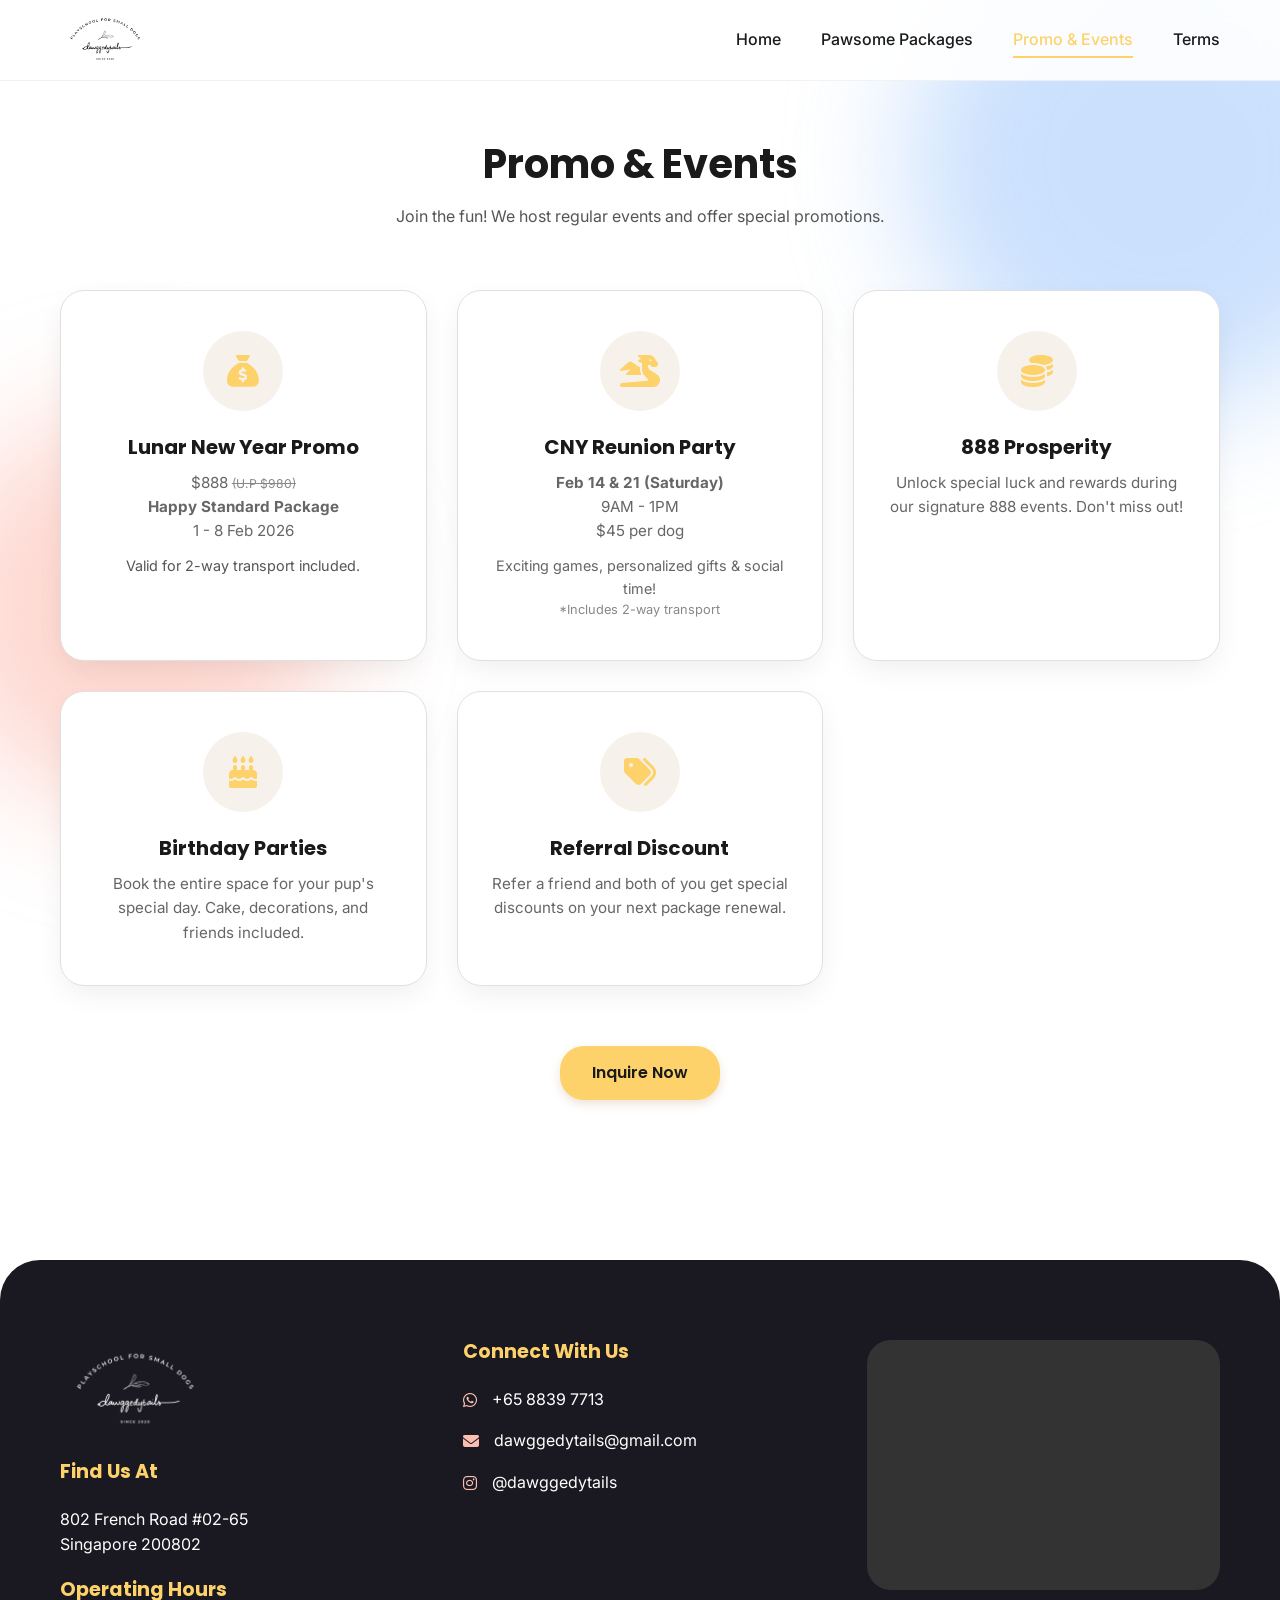
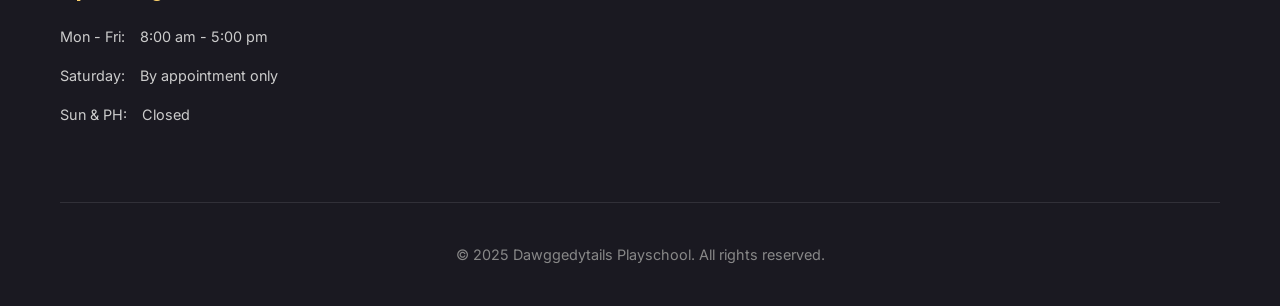
<file: events.html>
<!DOCTYPE html>
<html lang="en">

<head>
    <meta charset="UTF-8">
    <meta name="viewport" content="width=device-width, initial-scale=1.0">
    <title>Promo & Events | Dawggedytails Playschool</title>

    <link rel="preconnect" href="https://fonts.googleapis.com">
    <link rel="preconnect" href="https://fonts.gstatic.com" crossorigin>
    <link
        href="https://fonts.googleapis.com/css2?family=Inter:wght@400;500;600&family=Poppins:wght@500;600;700;800&display=swap"
        rel="stylesheet">

    <link rel="stylesheet" href="https://cdnjs.cloudflare.com/ajax/libs/font-awesome/6.4.0/css/all.min.css">
    <link rel="stylesheet" href="style.css">
</head>

<body>

    <div class="blob blob-1"></div>
    <div class="blob blob-2"></div>

    <header id="header">
        <div class="container nav-container">
            <a href="index.html" class="logo">
                <img src="logo_final.png" alt="Dawggedytails" class="logo-img">
            </a>
            <div class="mobile-toggle" onclick="toggleMenu()">
                <i class="fa-solid fa-bars"></i>
            </div>
            <nav class="nav-links" id="navLinks">
                <a href="index.html">Home</a>
                <a href="packages.html">Pawsome Packages</a>
                <a href="events.html" class="active">Promo & Events</a>
                <a href="terms.html">Terms</a>
            </nav>
        </div>
    </header>

    <section class="events-page" style="padding-top: 140px; min-height: 80vh; padding-bottom: 160px;">
        <div class="container">
            <div class="section-title">
                <h2>Promo & Events</h2>
                <p>Join the fun! We host regular events and offer special promotions.</p>
            </div>

            <div class="usp-grid">
                <!-- Event 1: Lunar New Year Promo -->
                <div class="usp-card">
                    <div class="usp-icon">
                        <i class="fa-solid fa-sack-dollar"></i>
                    </div>
                    <h3>Lunar New Year Promo</h3>
                    <p class="highlight-text">$888 <span
                            style="text-decoration: line-through; font-size: 0.8em; color: #888;">(U.P $980)</span></p>
                    <p><strong>Happy Standard Package</strong></p>
                    <p>1 - 8 Feb 2026</p>
                    <p style="margin-top:10px; font-size:0.9rem; color: #555;">Valid for 2-way transport included.</p>
                </div>

                <!-- Event 2: CNY Reunion Party -->
                <div class="usp-card">
                    <div class="usp-icon">
                        <i class="fa-solid fa-dragon"></i>
                    </div>
                    <h3>CNY Reunion Party</h3>
                    <p><strong>Feb 14 & 21 (Saturday)</strong></p>
                    <p>9AM - 1PM</p>
                    <p class="highlight-text">$45 per dog</p>
                    <p style="margin-top:10px; font-size:0.9rem;">Exciting games, personalized gifts & social time!</p>
                    <p style="font-size:0.8rem; color:#888;">*Includes 2-way transport</p>
                </div>

                <!-- Event 3: 888 Prosperity (Kept as generic/related) -->
                <div class="usp-card">
                    <div class="usp-icon">
                        <i class="fa-solid fa-coins"></i>
                    </div>
                    <h3>888 Prosperity</h3>
                    <p>Unlock special luck and rewards during our signature 888 events. Don't miss out!</p>
                </div>

                <!-- Event 4: Birthday Parties -->
                <div class="usp-card">
                    <div class="usp-icon">
                        <i class="fa-solid fa-cake-candles"></i>
                    </div>
                    <h3>Birthday Parties</h3>
                    <p>Book the entire space for your pup's special day. Cake, decorations, and friends included.</p>
                </div>

                <!-- Event 5: Referral Discount -->
                <div class="usp-card">
                    <div class="usp-icon">
                        <i class="fa-solid fa-tags"></i>
                    </div>
                    <h3>Referral Discount</h3>
                    <p>Refer a friend and both of you get special discounts on your next package renewal.</p>
                </div>
            </div>

            <div style="text-align: center; margin-top: 60px;">
                <a href="https://wa.me/6588397713" class="btn">Inquire Now</a>
            </div>
        </div>
    </section>

    <footer id="contact" class="footer-section">
        <div class="container">
            <div class="footer-grid">
                <div class="footer-col">
                    <img src="logo_final.png" alt="Dawggedytails Logo" class="logo-img"
                        style="margin-bottom: 20px; width: 150px; height: auto;">
                    <h4>Find Us At</h4>
                    <p style="margin-bottom:20px;">802 French Road #02-65<br>Singapore 200802</p>

                    <h4>Operating Hours</h4>
                    <ul class="contact-list" style="font-size:0.9rem; color:#ccc;">
                        <li><span>Mon - Fri:</span> 8:00 am - 5:00 pm</li>
                        <li><span>Saturday:</span> By appointment only</li>
                        <li><span>Sun & PH:</span> Closed</li>
                    </ul>
                </div>

                <div class="footer-col">
                    <h4>Connect With Us</h4>
                    <ul class="contact-list">
                        <li>
                            <i class="fa-brands fa-whatsapp"></i>
                            <a href="https://wa.me/6588397713">+65 8839 7713</a>
                        </li>
                        <li>
                            <i class="fa-solid fa-envelope"></i>
                            <a href="mailto:dawggedytails@gmail.com">dawggedytails@gmail.com</a>
                        </li>
                        <li>
                            <i class="fa-brands fa-instagram"></i>
                            <a href="#">@dawggedytails</a>
                        </li>
                    </ul>
                </div>

                <div class="footer-col">
                    <iframe
                        src="https://www.google.com/maps/embed?pb=!1m18!1m12!1m3!1d3988.790587823547!2d103.8596!3d1.3094!2m3!1f0!2f0!3f0!3m2!1i1024!2i768!4f13.1!3m3!1m2!1s0x31da19b139e73b0d%3A0x8888888888888888!2s802%20French%20Rd%2C%20Singapore%20200802!5e0!3m2!1sen!2ssg!4v1625638471234!5m2!1sen!2ssg"
                        class="map-frame" allowfullscreen="" loading="lazy">
                    </iframe>
                </div>
            </div>

            <div class="copyright">
                © 2025 Dawggedytails Playschool. All rights reserved.
            </div>
        </div>
    </footer>

    <script>
        // 1. Mobile Menu Toggle
        function toggleMenu() {
            const nav = document.getElementById('navLinks');
            nav.classList.toggle('active');
        }

        // 2. Sticky Header Shadow on Scroll
        window.addEventListener('scroll', function () {
            const header = document.getElementById('header');
            if (window.scrollY > 50) {
                header.classList.add('scrolled');
            } else {
                header.classList.remove('scrolled');
            }
        });
    </script>
</body>

</html>
</file>
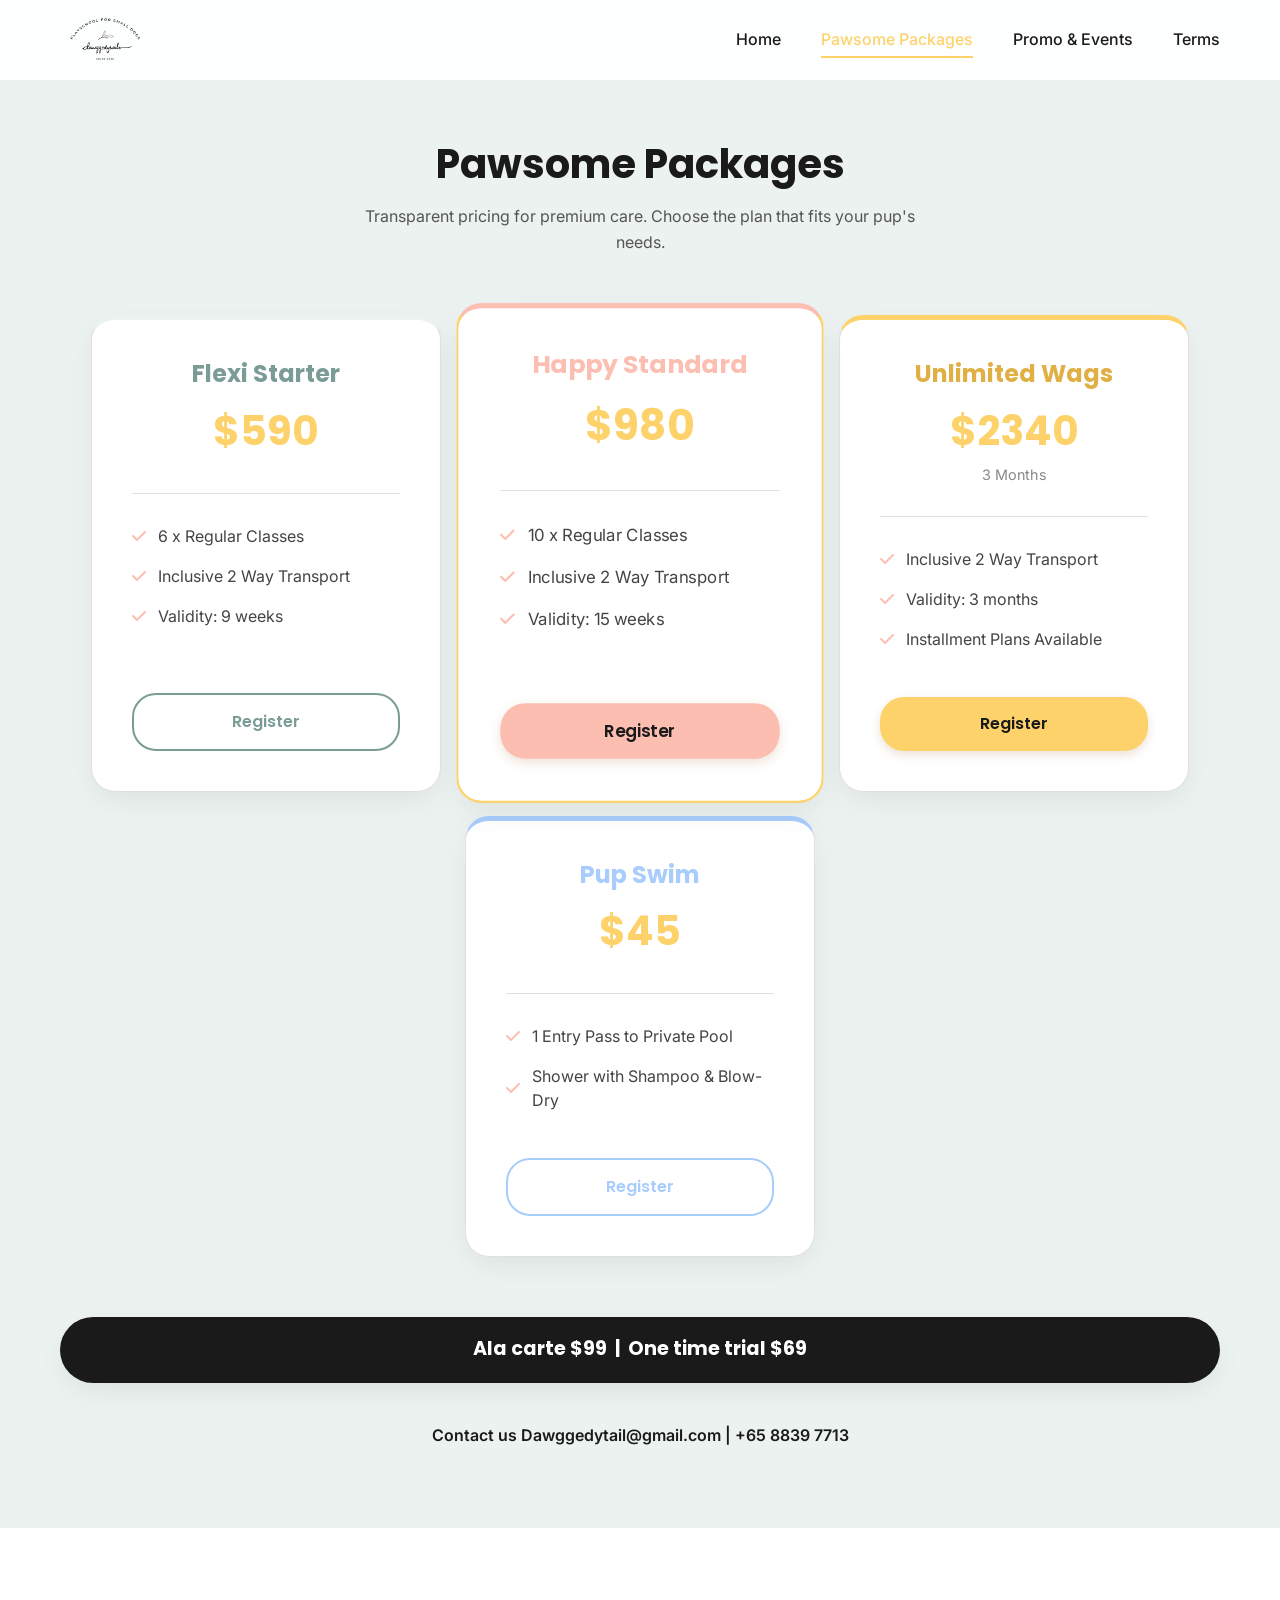
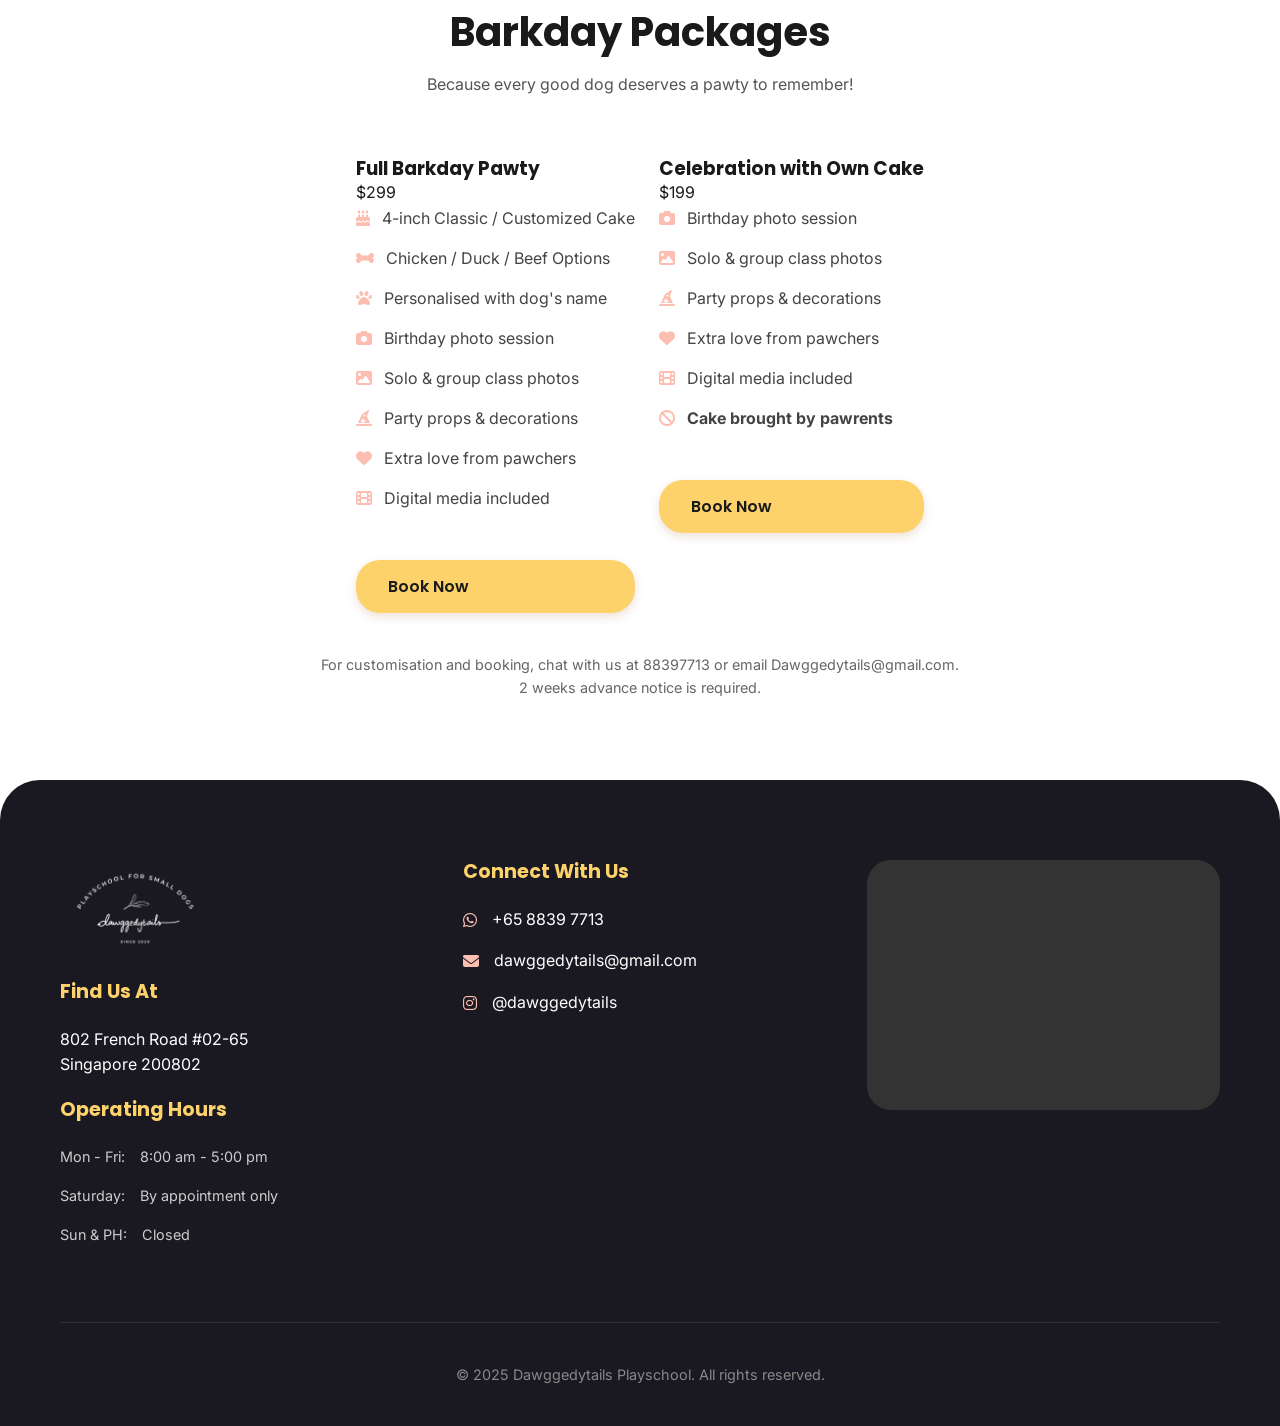
<file: packages.html>
<!DOCTYPE html>
<html lang="en">

<head>
    <meta charset="UTF-8">
    <meta name="viewport" content="width=device-width, initial-scale=1.0">
    <title>Pawsome Packages | Dawggedytails Playschool</title>

    <link rel="preconnect" href="https://fonts.googleapis.com">
    <link rel="preconnect" href="https://fonts.gstatic.com" crossorigin>
    <link
        href="https://fonts.googleapis.com/css2?family=Inter:wght@400;500;600&family=Poppins:wght@500;600;700;800&display=swap"
        rel="stylesheet">

    <link rel="stylesheet" href="https://cdnjs.cloudflare.com/ajax/libs/font-awesome/6.4.0/css/all.min.css">
    <link rel="stylesheet" href="style.css">
</head>

<body>

    <div class="blob blob-1"></div>
    <div class="blob blob-2"></div>

    <header id="header">
        <div class="container nav-container">
            <a href="index.html" class="logo">
                <img src="logo_final.png" alt="Dawggedytails" class="logo-img">
            </a>
            <div class="mobile-toggle" onclick="toggleMenu()">
                <i class="fa-solid fa-bars"></i>
            </div>
            <nav class="nav-links" id="navLinks">
                <a href="index.html">Home</a>
                <a href="packages.html" class="active">Pawsome Packages</a>
                <a href="events.html">Promo & Events</a>
                <a href="terms.html">Terms</a>
            </nav>
        </div>
    </header>

    <section id="pricing" class="pricing" style="padding-top: 140px; min-height: 80vh;">
        <div class="container">
            <div class="section-title">
                <h2>Pawsome Packages</h2>
                <p>Transparent pricing for premium care. Choose the plan that fits your pup's needs.</p>
            </div>

            <div class="pricing-grid">
                <!-- Flexi Starter - Sage/Teal -->
                <div class="price-card" style="border-top: 5px solid var(--surface-alt);">
                    <div class="price-header">
                        <h3 style="color: #7a9c95;">Flexi Starter</h3>
                        <div class="amount">$590</div>
                    </div>
                    <ul class="price-features">
                        <li><i class="fa-solid fa-check"></i> 6 x Regular Classes</li>
                        <li><i class="fa-solid fa-check"></i> Inclusive 2 Way Transport</li>
                        <li><i class="fa-solid fa-check"></i> Validity: 9 weeks</li>
                    </ul>
                    <a href="https://docs.google.com/forms/d/e/1FAIpQLScp-pVeAzXkGaDFm-UzCwP2VLTNYQ5_bpP1AES_TZLACNsBIw/viewform"
                        class="btn btn-outline"
                        style="width:100%; text-align:center; border-color: #7a9c95; color: #7a9c95;">Register</a>
                </div>

                <!-- Happy Standard - Pink -->
                <div class="price-card featured" style="border-top: 5px solid var(--accent);">
                    <div class="price-header">
                        <h3 style="color: var(--accent);">Happy Standard</h3>
                        <div class="amount">$980</div>
                    </div>
                    <ul class="price-features">
                        <li><i class="fa-solid fa-check"></i> 10 x Regular Classes</li>
                        <li><i class="fa-solid fa-check"></i> Inclusive 2 Way Transport</li>
                        <li><i class="fa-solid fa-check"></i> Validity: 15 weeks</li>
                    </ul>
                    <a href="https://docs.google.com/forms/d/e/1FAIpQLScp-pVeAzXkGaDFm-UzCwP2VLTNYQ5_bpP1AES_TZLACNsBIw/viewform"
                        class="btn" style="width:100%; text-align:center; background-color: var(--accent);">Register</a>
                </div>

                <!-- Unlimited Wags - Yellow -->
                <div class="price-card" style="border-top: 5px solid var(--primary);">
                    <div class="price-header">
                        <h3 style="color: #e0b045;">Unlimited Wags</h3>
                        <div class="amount">$2340</div>
                        <div class="period">3 Months</div>
                    </div>
                    <ul class="price-features">
                        <li><i class="fa-solid fa-check"></i> Inclusive 2 Way Transport</li>
                        <li><i class="fa-solid fa-check"></i> Validity: 3 months</li>
                        <li><i class="fa-solid fa-check"></i> Installment Plans Available</li>
                    </ul>
                    <a href="https://docs.google.com/forms/d/e/1FAIpQLScp-pVeAzXkGaDFm-UzCwP2VLTNYQ5_bpP1AES_TZLACNsBIw/viewform"
                        class="btn" style="width:100%; text-align:center;">Register</a>
                </div>

                <!-- Pup Swim - Blue -->
                <div class="price-card" style="border-top: 5px solid var(--highlight);">
                    <div class="price-header">
                        <h3 style="color: var(--highlight);">Pup Swim</h3>
                        <div class="amount">$45</div>
                    </div>
                    <ul class="price-features">
                        <li><i class="fa-solid fa-check"></i> 1 Entry Pass to Private Pool</li>
                        <li><i class="fa-solid fa-check"></i> Shower with Shampoo & Blow-Dry</li>
                    </ul>
                    <a href="https://docs.google.com/forms/d/e/1FAIpQLScp-pVeAzXkGaDFm-UzCwP2VLTNYQ5_bpP1AES_TZLACNsBIw/viewform"
                        class="btn btn-outline"
                        style="width:100%; text-align:center; border-color: var(--highlight); color: var(--highlight);">Register</a>
                </div>
            </div>

            <div class="ala-carte-container"
                style="background-color: #1a1a1a; color: white; padding: 20px; margin-top: 60px; border-radius: 50px; text-align: center;">
                <h3 style="color: white; font-size: 1.2rem; margin: 0; display: inline-block;">Ala carte $99
                    &nbsp;|&nbsp; One time trial $69</h3>
            </div>

            <div style="text-align: center; margin-top: 40px; font-weight: 600;">
                <p>Contact us Dawggedytail@gmail.com | +65 8839 7713</p>
            </div>
        </div>
    </section>

    <!-- Barkday Packages Section -->
    <section class="pricing-page" style="padding-top: 80px; padding-bottom: 80px; background-color: #fff;">
        <div class="container">
            <div class="section-title">
                <h2>Barkday Packages</h2>
                <p>Because every good dog deserves a pawty to remember!</p>
            </div>

            <div class="pricing-grid" style="grid-template-columns: repeat(auto-fit, minmax(300px, 1fr));">
                <!-- Package 1 -->
                <div class="pricing-card">
                    <h3>Full Barkday Pawty</h3>
                    <div class="price">$299</div>
                    <ul class="price-features">
                        <li><i class="fa-solid fa-cake-candles"></i> 4-inch Classic / Customized Cake</li>
                        <li><i class="fa-solid fa-bone"></i> Chicken / Duck / Beef Options</li>
                        <li><i class="fa-solid fa-paw"></i> Personalised with dog's name</li>
                        <li><i class="fa-solid fa-camera"></i> Birthday photo session</li>
                        <li><i class="fa-solid fa-image"></i> Solo & group class photos</li>
                        <li><i class="fa-solid fa-hat-wizard"></i> Party props & decorations</li>
                        <li><i class="fa-solid fa-heart"></i> Extra love from pawchers</li>
                        <li><i class="fa-solid fa-film"></i> Digital media included</li>
                    </ul>
                    <a href="https://wa.me/6588397713" class="btn">Book Now</a>
                </div>

                <!-- Package 2 -->
                <div class="pricing-card">
                    <h3>Celebration with Own Cake</h3>
                    <div class="price">$199</div>
                    <ul class="price-features">
                        <li><i class="fa-solid fa-camera"></i> Birthday photo session</li>
                        <li><i class="fa-solid fa-image"></i> Solo & group class photos</li>
                        <li><i class="fa-solid fa-hat-wizard"></i> Party props & decorations</li>
                        <li><i class="fa-solid fa-heart"></i> Extra love from pawchers</li>
                        <li><i class="fa-solid fa-film"></i> Digital media included</li>
                        <li><i class="fa-solid fa-ban"></i> <strong>Cake brought by pawrents</strong></li>
                    </ul>
                    <a href="https://wa.me/6588397713" class="btn">Book Now</a>
                </div>
            </div>

            <p style="text-align:center; margin-top: 40px; color: #666; font-size: 0.9rem;">
                For customisation and booking, chat with us at 88397713 or email Dawggedytails@gmail.com.<br>
                2 weeks advance notice is required.
            </p>
        </div>
    </section>

    <footer id="contact" class="footer-section" style="width: 100%; margin: 0; max-width: 100vw;">
        <div class="container">
            <div class="footer-grid">
                <div class="footer-col">
                    <img src="logo_final.png" alt="Dawggedytails Logo" class="logo-img"
                        style="margin-bottom: 20px; width: 150px; height: auto;">
                    <h4>Find Us At</h4>
                    <p style="margin-bottom:20px;">802 French Road #02-65<br>Singapore 200802</p>

                    <h4>Operating Hours</h4>
                    <ul class="contact-list" style="font-size:0.9rem; color:#ccc;">
                        <li><span>Mon - Fri:</span> 8:00 am - 5:00 pm</li>
                        <li><span>Saturday:</span> By appointment only</li>
                        <li><span>Sun & PH:</span> Closed</li>
                    </ul>
                </div>

                <div class="footer-col">
                    <h4>Connect With Us</h4>
                    <ul class="contact-list">
                        <li>
                            <i class="fa-brands fa-whatsapp"></i>
                            <a href="https://wa.me/6588397713">+65 8839 7713</a>
                        </li>
                        <li>
                            <i class="fa-solid fa-envelope"></i>
                            <a href="mailto:dawggedytails@gmail.com">dawggedytails@gmail.com</a>
                        </li>
                        <li>
                            <i class="fa-brands fa-instagram"></i>
                            <a href="#">@dawggedytails</a>
                        </li>
                    </ul>
                </div>

                <div class="footer-col">
                    <iframe
                        src="https://www.google.com/maps/embed?pb=!1m18!1m12!1m3!1d3988.790587823547!2d103.8596!3d1.3094!2m3!1f0!2f0!3f0!3m2!1i1024!2i768!4f13.1!3m3!1m2!1s0x31da19b139e73b0d%3A0x8888888888888888!2s802%20French%20Rd%2C%20Singapore%20200802!5e0!3m2!1sen!2ssg!4v1625638471234!5m2!1sen!2ssg"
                        class="map-frame" allowfullscreen="" loading="lazy">
                    </iframe>
                </div>
            </div>

            <div class="copyright">
                © 2025 Dawggedytails Playschool. All rights reserved.
            </div>
        </div>
    </footer>

    <script>
        // 1. Mobile Menu Toggle
        function toggleMenu() {
            const nav = document.getElementById('navLinks');
            nav.classList.toggle('active');
        }

        // 2. Sticky Header Shadow on Scroll
        window.addEventListener('scroll', function () {
            const header = document.getElementById('header');
            if (window.scrollY > 50) {
                header.classList.add('scrolled');
            } else {
                header.classList.remove('scrolled');
            }
        });
    </script>
</body>

</html>
</file>
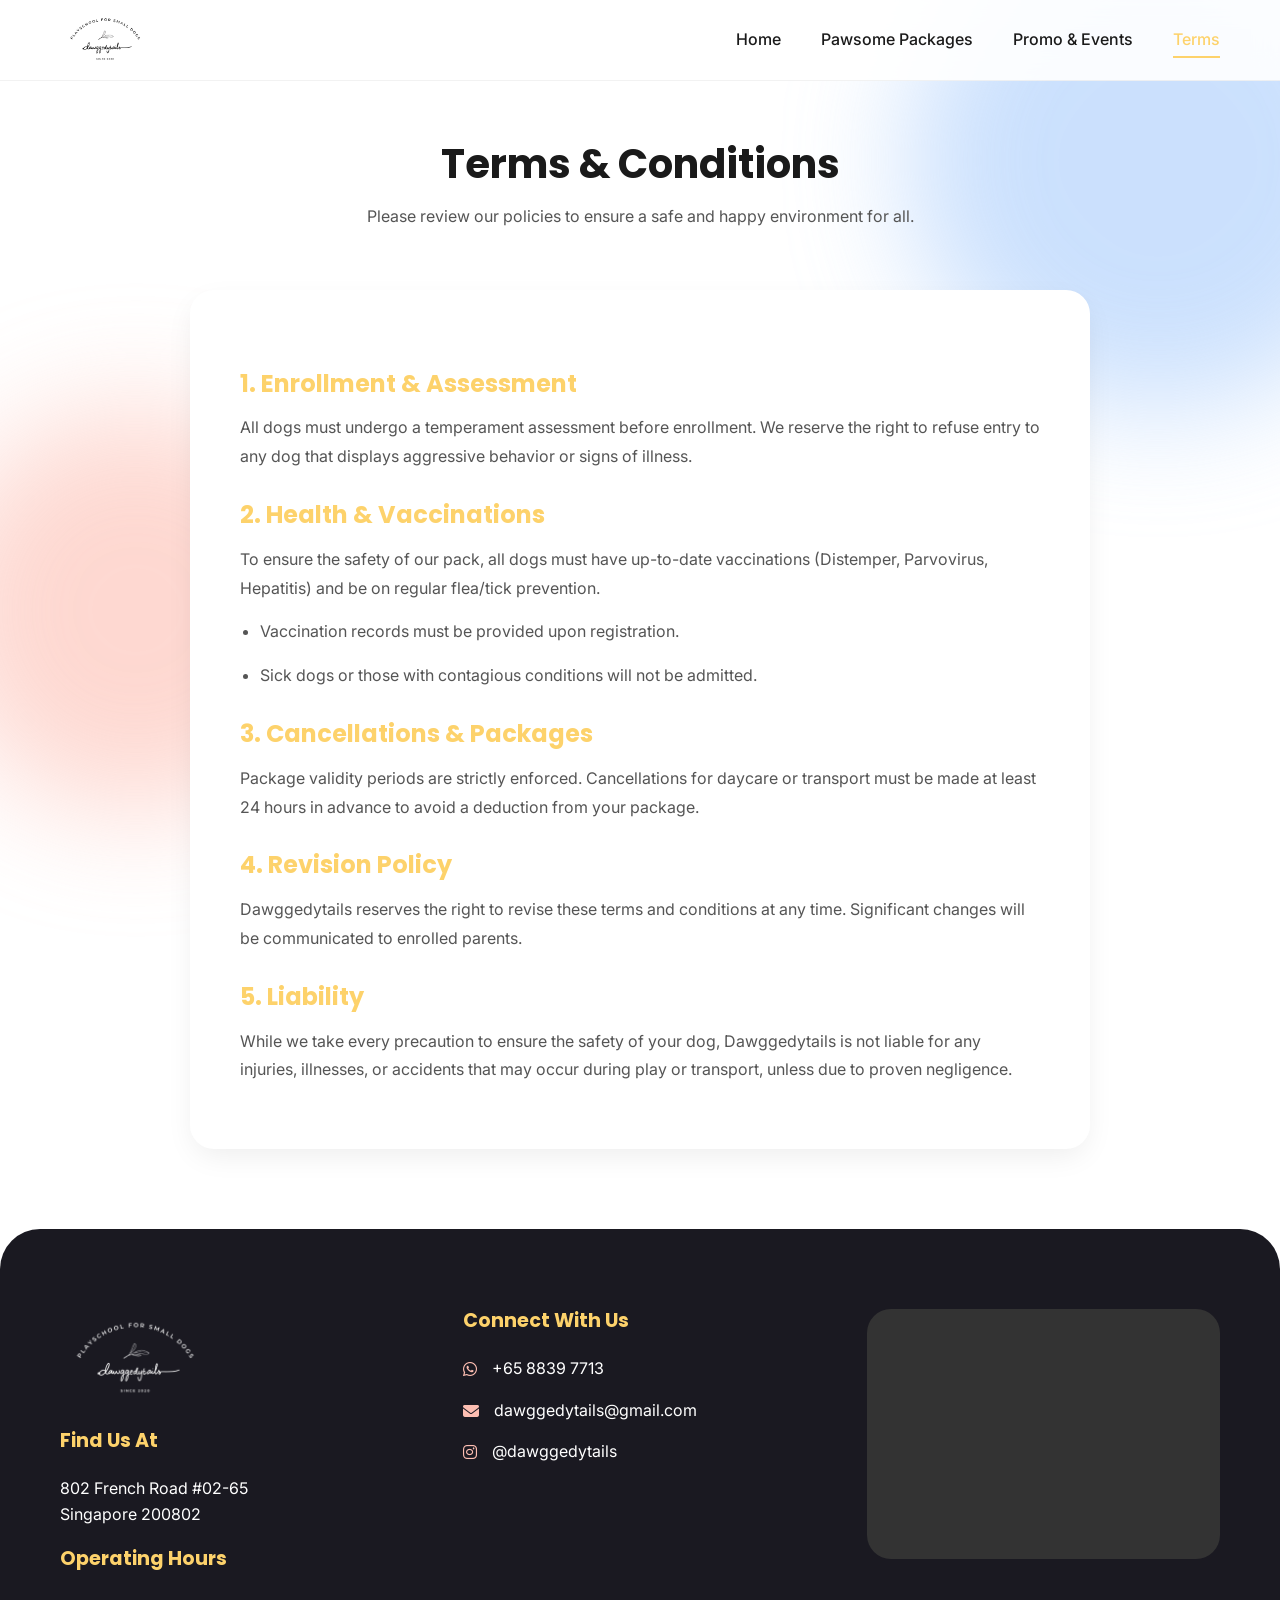
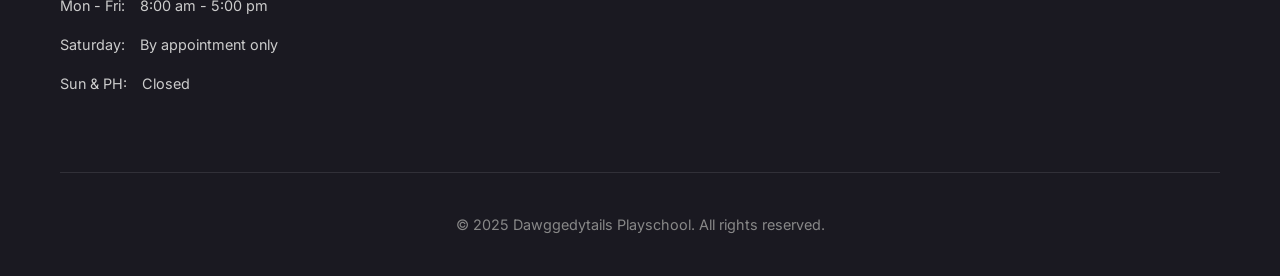
<file: terms.html>
<!DOCTYPE html>
<html lang="en">

<head>
    <meta charset="UTF-8">
    <meta name="viewport" content="width=device-width, initial-scale=1.0">
    <title>Terms & Conditions | Dawggedytails Playschool</title>

    <link rel="preconnect" href="https://fonts.googleapis.com">
    <link rel="preconnect" href="https://fonts.gstatic.com" crossorigin>
    <link
        href="https://fonts.googleapis.com/css2?family=Inter:wght@400;500;600&family=Poppins:wght@500;600;700;800&display=swap"
        rel="stylesheet">

    <link rel="stylesheet" href="https://cdnjs.cloudflare.com/ajax/libs/font-awesome/6.4.0/css/all.min.css">
    <link rel="stylesheet" href="style.css">

    <style>
        .terms-content {
            background: white;
            padding: 50px;
            border-radius: var(--radius);
            box-shadow: var(--shadow);
            max-width: 900px;
            margin: 0 auto;
        }

        .terms-content h3 {
            color: var(--primary);
            margin-top: 30px;
            margin-bottom: 15px;
            font-size: 1.5rem;
        }

        .terms-content p,
        .terms-content li {
            color: #555;
            margin-bottom: 15px;
            line-height: 1.8;
        }

        .terms-content ul {
            list-style: disc;
            padding-left: 20px;
            margin-bottom: 20px;
        }
    </style>
</head>

<body>

    <div class="blob blob-1"></div>
    <div class="blob blob-2"></div>

    <header id="header">
        <div class="container nav-container">
            <a href="index.html" class="logo">
                <img src="logo_final.png" alt="Dawggedytails" class="logo-img">
            </a>
            <div class="mobile-toggle" onclick="toggleMenu()">
                <i class="fa-solid fa-bars"></i>
            </div>
            <nav class="nav-links" id="navLinks">
                <a href="index.html">Home</a>
                <a href="packages.html">Pawsome Packages</a>
                <a href="events.html">Promo & Events</a>
                <a href="terms.html" class="active">Terms</a>
            </nav>
        </div>
    </header>

    <section class="terms-page" style="padding-top: 140px; min-height: 80vh; padding-bottom: 80px;">
        <div class="container">
            <div class="section-title">
                <h2>Terms & Conditions</h2>
                <p>Please review our policies to ensure a safe and happy environment for all.</p>
            </div>

            <div class="terms-content">
                <h3>1. Enrollment & Assessment</h3>
                <p>All dogs must undergo a temperament assessment before enrollment. We reserve the right to refuse
                    entry to any dog that displays aggressive behavior or signs of illness.</p>

                <h3>2. Health & Vaccinations</h3>
                <p>To ensure the safety of our pack, all dogs must have up-to-date vaccinations (Distemper, Parvovirus,
                    Hepatitis) and be on regular flea/tick prevention.</p>
                <ul>
                    <li>Vaccination records must be provided upon registration.</li>
                    <li>Sick dogs or those with contagious conditions will not be admitted.</li>
                </ul>

                <h3>3. Cancellations & Packages</h3>
                <p>Package validity periods are strictly enforced. Cancellations for daycare or transport must be made
                    at least 24 hours in advance to avoid a deduction from your package.</p>

                <h3>4. Revision Policy</h3>
                <p>Dawggedytails reserves the right to revise these terms and conditions at any time. Significant
                    changes will be communicated to enrolled parents.</p>

                <h3>5. Liability</h3>
                <p>While we take every precaution to ensure the safety of your dog, Dawggedytails is not liable for any
                    injuries, illnesses, or accidents that may occur during play or transport, unless due to proven
                    negligence.</p>
            </div>
        </div>
    </section>

    <footer id="contact" class="footer-section">
        <div class="container">
            <div class="footer-grid">
                <div class="footer-col">
                    <img src="logo_final.png" alt="Dawggedytails Logo" class="logo-img"
                        style="margin-bottom: 20px; width: 150px; height: auto;">
                    <h4>Find Us At</h4>
                    <p style="margin-bottom:20px;">802 French Road #02-65<br>Singapore 200802</p>

                    <h4>Operating Hours</h4>
                    <ul class="contact-list" style="font-size:0.9rem; color:#ccc;">
                        <li><span>Mon - Fri:</span> 8:00 am - 5:00 pm</li>
                        <li><span>Saturday:</span> By appointment only</li>
                        <li><span>Sun & PH:</span> Closed</li>
                    </ul>
                </div>

                <div class="footer-col">
                    <h4>Connect With Us</h4>
                    <ul class="contact-list">
                        <li>
                            <i class="fa-brands fa-whatsapp"></i>
                            <a href="https://wa.me/6588397713">+65 8839 7713</a>
                        </li>
                        <li>
                            <i class="fa-solid fa-envelope"></i>
                            <a href="mailto:dawggedytails@gmail.com">dawggedytails@gmail.com</a>
                        </li>
                        <li>
                            <i class="fa-brands fa-instagram"></i>
                            <a href="#">@dawggedytails</a>
                        </li>
                    </ul>
                </div>

                <div class="footer-col">
                    <iframe
                        src="https://www.google.com/maps/embed?pb=!1m18!1m12!1m3!1d3988.790587823547!2d103.8596!3d1.3094!2m3!1f0!2f0!3f0!3m2!1i1024!2i768!4f13.1!3m3!1m2!1s0x31da19b139e73b0d%3A0x8888888888888888!2s802%20French%20Rd%2C%20Singapore%20200802!5e0!3m2!1sen!2ssg!4v1625638471234!5m2!1sen!2ssg"
                        class="map-frame" allowfullscreen="" loading="lazy">
                    </iframe>
                </div>
            </div>

            <div class="copyright">
                © 2025 Dawggedytails Playschool. All rights reserved.
            </div>
        </div>
    </footer>

    <script>
        // 1. Mobile Menu Toggle
        function toggleMenu() {
            const nav = document.getElementById('navLinks');
            nav.classList.toggle('active');
        }

        // 2. Sticky Header Shadow on Scroll
        window.addEventListener('scroll', function () {
            const header = document.getElementById('header');
            if (window.scrollY > 50) {
                header.classList.add('scrolled');
            } else {
                header.classList.remove('scrolled');
            }
        });
    </script>
</body>

</html>
</file>
<file: style.css>
/* =========================================
   1. CSS VARIABLES (FROM BRAND DNA)
   ========================================= */
:root {
    /* Colors */
    --primary: #fdd26b;
    /* Warm Yellow */
    --accent: #fdbeb2;
    /* Soft Pink */
    --background: #ffffff;
    /* White Background */
    --surface: #f9f9f9;
    /* Very Light Grey for sections */
    --surface-alt: #ebf2f0;
    /* Subtle Sage Tint for special sections */
    --surface-white: #ffffff;
    --text-main: #1a1a1a;
    /* Near Black for better contrast */
    --text-muted: #4a4a4a;
    /* Darker Grey for secondary text */
    --border: #e0e0e0;
    --focus-ring: #dcc8b5;
    --highlight: #a8ccfc;
    /* Light Blue */

    /* UI Tokens */
    --radius: 24px;
    --shadow: 0 10px 30px -5px rgba(0, 0, 0, 0.08);
    /* Softer but more defined shadow */
    --glass: blur(12px);
    --transition: transform 0.3s ease, box-shadow 0.3s ease, background-color 0.3s ease, color 0.3s ease;

    /* Spacing */
    --container-width: 1200px;
    --section-padding: 80px 20px;
}

/* =========================================
   2. RESET & BASE STYLES
   ========================================= */
* {
    margin: 0;
    padding: 0;
    box-sizing: border-box;
}

html,
body {
    width: 100%;
    overflow-x: hidden;
}

body {
    font-family: 'Inter', sans-serif;
    background-color: var(--background);
    color: var(--text-main);
    line-height: 1.6;
    animation: fadeIn 0.5s ease-out;
    min-height: 100vh;
    display: flex;
    flex-direction: column;
}

@keyframes fadeIn {
    from {
        opacity: 0;
    }

    to {
        opacity: 1;
    }
}

h1,
h2,
h3,
h4,
h5,
h6 {
    font-family: 'Poppins', sans-serif;
    color: var(--text-main);
    line-height: 1.2;
}

a {
    text-decoration: none;
    color: inherit;
}

ul {
    list-style: none;
}

img {
    max-width: 100%;
    display: block;
    border-radius: var(--radius);
}

/* =========================================
   3. UTILITY COMPONENTS
   ========================================= */
.container {
    max-width: var(--container-width);
    margin: 0 auto;
    padding: 0 20px;
}

.btn {
    display: inline-block;
    padding: 14px 32px;
    background-color: var(--primary);
    color: var(--text-main);
    font-family: 'Poppins', sans-serif;
    font-weight: 600;
    border-radius: var(--radius);
    transition: var(--transition);
    border: none;
    cursor: pointer;
    box-shadow: 0 4px 10px rgba(199, 160, 122, 0.3);
}

.btn:hover {
    background-color: var(--accent);
    transform: translateY(-2px);
    box-shadow: 0 8px 15px rgba(0, 0, 0, 0.1);
}

.btn-outline {
    background-color: transparent;
    border: 2px solid var(--primary);
    color: var(--text-main);
    box-shadow: none;
}

.btn-outline:hover {
    background-color: var(--primary);
    color: white;
}

.section-title {
    text-align: center;
    margin-bottom: 60px;
}

.section-title h2 {
    font-size: 2.5rem;
    margin-bottom: 16px;
}

.section-title p {
    color: #555;
    max-width: 600px;
    margin: 0 auto;
}

.badge {
    background-color: var(--accent);
    color: white;
    padding: 6px 16px;
    border-radius: 50px;
    font-size: 0.85rem;
    font-weight: 600;
    text-transform: uppercase;
    letter-spacing: 0.5px;
    display: inline-block;
    margin-bottom: 16px;
}

/* =========================================
   4. HEADER & NAV
   ========================================= */
header {
    position: fixed;
    top: 0;
    left: 0;
    width: 100%;
    z-index: 1000;
    background: rgba(255, 255, 255, 0.9);
    /* White header */
    backdrop-filter: var(--glass);
    -webkit-backdrop-filter: var(--glass);
    border-bottom: 1px solid rgba(0, 0, 0, 0.05);
    transition: var(--transition);
}

header.scrolled {
    background: rgba(255, 255, 255, 0.98);
    box-shadow: 0 5px 20px rgba(0, 0, 0, 0.05);
}

.nav-container {
    display: flex;
    justify-content: space-between;
    align-items: center;
    height: 80px;
}

.logo {
    display: flex;
    align-items: center;
    padding: 5px 0;
}

.logo-img {
    height: 60px;
    width: auto;
    border-radius: 0;
    filter: invert(1);
    /* Turn white logo to black */
}

.nav-links {
    display: flex;
    gap: 40px;
}

.nav-links a {
    font-weight: 500;
    font-size: 1rem;
    position: relative;
    color: var(--text-main);
    /* Dark text for white header */
    transition: color 0.3s ease;
}

.nav-links a::after {
    content: '';
    position: absolute;
    bottom: -5px;
    left: 0;
    width: 0;
    height: 2px;
    background-color: var(--primary);
    transition: width 0.3s ease;
}

.nav-links a:hover,
.nav-links a.active {
    color: var(--primary);
}

.nav-links a:hover::after,
.nav-links a.active::after {
    width: 100%;
}

.mobile-toggle {
    display: none;
    font-size: 1.5rem;
    cursor: pointer;
    color: var(--text-main);
    /* Dark color for toggle */
}

/* =========================================
   5. HERO SECTION
   ========================================= */
.hero {
    padding: 160px 0 100px;
    min-height: 90vh;
    display: flex;
    align-items: center;
    position: relative;
    overflow: hidden;
}

.hero-grid {
    display: grid;
    grid-template-columns: 1fr 1fr;
    gap: 60px;
    align-items: center;
}

.hero-content h1 {
    font-size: 3.5rem;
    margin-bottom: 24px;
    color: var(--text-main);
}

.hero-content p {
    font-size: 1.125rem;
    color: #444;
    margin-bottom: 32px;
    max-width: 90%;
}

/* Updated Button Group for Alignment */
.hero-btn-group {
    display: flex;
    gap: 15px;
    flex-wrap: wrap;
    justify-content: flex-start;
    /* Left align on desktop */
}

.hero-stats {
    display: flex;
    gap: 30px;
    margin-top: 40px;
    padding-top: 30px;
    border-top: 1px solid var(--border);
}

.stat-item h4 {
    font-size: 2rem;
    color: var(--primary);
    margin-bottom: 4px;
}

.stat-item span {
    font-size: 0.9rem;
    font-weight: 500;
    color: #666;
}

.hero-image {
    position: relative;
}

.hero-image img {
    width: 100%;
    height: auto;
    box-shadow: var(--shadow);
    transform: rotate(2deg);
    transition: var(--transition);
}

.hero-image:hover img {
    transform: rotate(0deg);
}

/* Floating decorative elements */
.blob {
    position: absolute;
    z-index: -1;
    filter: blur(60px);
    /* Reduced blur for performance */
    opacity: 0.6;
    will-change: transform;
    /* Hint for performance */
    transform: translate3d(0, 0, 0);
    /* Force hardware accel */
}

.blob-1 {
    top: -10%;
    right: -10%;
    width: 500px;
    height: 500px;
    background: var(--highlight);
    border-radius: 50%;
}

.blob-2 {
    bottom: 10%;
    left: -5%;
    width: 400px;
    height: 400px;
    background: var(--accent);
    border-radius: 50%;
}

/* =========================================
   6. USP SECTION (Why Choose Us)
   ========================================= */
.usp-section {
    padding: var(--section-padding);
}

.usp-grid {
    display: grid;
    grid-template-columns: repeat(3, 1fr);
    gap: 30px;
}

.usp-card {
    background: var(--surface-white);
    padding: 40px 30px;
    border-radius: var(--radius);
    box-shadow: var(--shadow);
    text-align: center;
    transition: var(--transition);
    border: 1px solid var(--border);
}

.usp-card:hover {
    transform: translateY(-10px);
}

.usp-icon {
    width: 80px;
    height: 80px;
    background: rgba(199, 160, 122, 0.15);
    border-radius: 50%;
    display: flex;
    align-items: center;
    justify-content: center;
    margin: 0 auto 24px;
    color: var(--primary);
    font-size: 2rem;
}

.usp-card h3 {
    font-size: 1.25rem;
    margin-bottom: 12px;
}

.usp-card p {
    font-size: 0.95rem;
    color: #666;
}

/* =========================================
   7. SERVICES (Programme)
   ========================================= */
.services {
    background-color: var(--surface);
    padding: var(--section-padding);
}

.service-grid {
    display: grid;
    grid-template-columns: repeat(auto-fit, minmax(300px, 1fr));
    gap: 24px;
}

.service-item {
    background: var(--background);
    padding: 30px;
    border-radius: var(--radius);
    display: flex;
    align-items: flex-start;
    gap: 20px;
    transition: var(--transition);
}

.service-item:hover {
    background: white;
    box-shadow: var(--shadow);
}

.s-icon {
    min-width: 50px;
    height: 50px;
    background: var(--accent);
    color: white;
    border-radius: 16px;
    display: flex;
    align-items: center;
    justify-content: center;
    font-size: 1.2rem;
}

/* =========================================
   8. PACKAGES & PRICING
   ========================================= */
.pricing {
    padding: var(--section-padding);
    background-color: var(--surface-alt);
}

.pricing-grid {
    display: flex;
    flex-wrap: wrap;
    justify-content: center;
    gap: 24px;
}

.price-card {
    background: var(--surface-white);
    border-radius: var(--radius);
    padding: 40px;
    width: 350px;
    box-shadow: var(--shadow);
    position: relative;
    display: flex;
    flex-direction: column;
    border: 1px solid var(--border);
    transition: var(--transition);
}

.price-card.featured {
    border: 2px solid var(--primary);
    transform: scale(1.05);
    z-index: 2;
}

.price-card.featured:hover {
    transform: scale(1.08);
}

.popular-tag {
    position: absolute;
    top: -15px;
    left: 50%;
    transform: translateX(-50%);
    background: var(--text-main);
    color: white;
    padding: 6px 16px;
    border-radius: 20px;
    font-size: 0.8rem;
    font-weight: 700;
}

.price-header {
    text-align: center;
    margin-bottom: 30px;
    padding-bottom: 30px;
    border-bottom: 1px solid var(--border);
}

.price-header h3 {
    font-size: 1.5rem;
    margin-bottom: 10px;
}

.amount {
    font-size: 2.5rem;
    font-weight: 700;
    color: var(--primary);
    font-family: 'Poppins', sans-serif;
}

.period {
    font-size: 0.9rem;
    color: #888;
}

.price-features {
    margin-bottom: 30px;
    flex-grow: 1;
}

.price-features li {
    margin-bottom: 16px;
    /* Increased spacing */
    display: flex;
    align-items: center;
    gap: 12px;
    font-size: 1rem;
    color: #444;
    line-height: 1.5;
}

.pricing-card .btn {
    margin-top: 20px;
    /* Add space between text and button */
    display: inline-block;
    width: 100%;
}

.price-features li i {
    color: var(--accent);
}

.ala-carte-container {
    width: 100%;
    margin-top: 60px;
    background: white;
    border-radius: var(--radius);
    padding: 40px;
    box-shadow: var(--shadow);
}

.ala-grid {
    display: grid;
    grid-template-columns: repeat(auto-fit, minmax(200px, 1fr));
    gap: 20px;
    text-align: center;
}

.ala-item {
    padding: 20px;
    border: 1px solid var(--border);
    border-radius: 16px;
}

.ala-item h4 {
    font-size: 1.1rem;
    margin-bottom: 5px;
}

.ala-item span {
    color: var(--primary);
    font-weight: 700;
    font-size: 1.2rem;
}

/* =========================================
   9. EVENTS TEASER
   ========================================= */
.events {
    padding: var(--section-padding);
    background: var(--background);
    text-align: center;
}

.event-tags {
    display: flex;
    justify-content: center;
    gap: 15px;
    flex-wrap: wrap;
    margin-bottom: 40px;
}

.event-tag {
    background: white;
    padding: 10px 20px;
    border-radius: 50px;
    box-shadow: 0 4px 6px rgba(0, 0, 0, 0.05);
    font-weight: 600;
}

/* =========================================
   10. FAQ SECTION (NEW)
   ========================================= */
.faq-section {
    padding: var(--section-padding);
    background: var(--surface);
}

.faq-container {
    max-width: 800px;
    margin: 0 auto;
}

.faq-item {
    border-bottom: 1px solid var(--border);
    padding: 24px 0;
    transition: var(--transition);
}

.faq-item:first-child {
    border-top: 1px solid var(--border);
}

.faq-question {
    font-family: 'Poppins', sans-serif;
    font-weight: 600;
    font-size: 1.1rem;
    cursor: pointer;
    display: flex;
    justify-content: space-between;
    align-items: center;
    color: var(--text-main);
}

.faq-question i {
    color: var(--accent);
    transition: transform 0.3s ease;
}

.faq-item.active .faq-question i {
    transform: rotate(180deg);
}

.faq-answer {
    max-height: 0;
    overflow: hidden;
    transition: max-height 0.3s ease-out;
    color: #555;
    font-size: 0.95rem;
    line-height: 1.6;
}

.faq-item.active .faq-answer {
    max-height: 200px;
    /* Approximate max height */
    padding-top: 16px;
}

/* =========================================
   11. CONTACT FORM SECTION (NEW)
   ========================================= */
.contact-form-section {
    padding: var(--section-padding);
    background: var(--surface-alt);
}

.form-card {
    background: white;
    padding: 50px;
    border-radius: var(--radius);
    box-shadow: var(--shadow);
    max-width: 700px;
    margin: 0 auto;
}

.form-grid {
    display: grid;
    grid-template-columns: 1fr 1fr;
    gap: 20px;
}

.form-group {
    margin-bottom: 20px;
}

.form-group.full-width {
    grid-column: span 2;
}

.form-label {
    display: block;
    margin-bottom: 8px;
    font-weight: 500;
    font-size: 0.9rem;
    color: var(--text-main);
}

.form-input,
.form-textarea {
    width: 100%;
    padding: 14px 20px;
    border: 1px solid var(--border);
    border-radius: 12px;
    /* Slightly tighter radius for inputs */
    font-family: 'Inter', sans-serif;
    font-size: 0.95rem;
    transition: var(--transition);
    background: #fafafa;
}

.form-input:focus,
.form-textarea:focus {
    outline: none;
    border-color: var(--primary);
    box-shadow: 0 0 0 4px rgba(199, 160, 122, 0.15);
    background: white;
}

.form-textarea {
    resize: vertical;
    min-height: 120px;
}

/* =========================================
   12. FOOTER
   ========================================= */
.footer-section {
    background: #1a1921;
    color: white;
    padding: 80px 0 40px;
    border-top-left-radius: 40px;
    border-top-right-radius: 40px;
    margin-top: 0;
    /* Reset since it follows contact */
}

.footer-section .logo-img {
    filter: brightness(0) invert(1);
    margin-bottom: 20px;
    width: 150px;
    height: auto;
}

.footer-grid {
    display: grid;
    grid-template-columns: 1fr 1fr 1fr;
    gap: 50px;
    margin-bottom: 60px;
}

.footer-col h4 {
    color: var(--primary);
    font-size: 1.2rem;
    margin-bottom: 24px;
}

.contact-list li {
    margin-bottom: 16px;
    display: flex;
    align-items: flex-start;
    gap: 15px;
}

.contact-list i {
    color: var(--accent);
    margin-top: 5px;
}

.map-frame {
    width: 100%;
    height: 250px;
    background: #333;
    border-radius: var(--radius);
    overflow: hidden;
    border: 0;
}

.copyright {
    text-align: center;
    padding-top: 40px;
    border-top: 1px solid rgba(255, 255, 255, 0.1);
    font-size: 0.9rem;
    color: #888;
}

/* =========================================
   13. RESPONSIVE MEDIA QUERIES
   ========================================= */
@media (max-width: 992px) {
    .hero-grid {
        grid-template-columns: 1fr;
        text-align: center;
    }

    .hero-content p {
        margin-left: auto;
        margin-right: auto;
    }

    /* Center align buttons on mobile */
    .hero-btn-group {
        justify-content: center;
    }

    .hero-stats {
        justify-content: center;
    }

    .hero-image {
        margin-top: 40px;
    }

    .usp-grid {
        grid-template-columns: 1fr;
    }

    .footer-grid {
        grid-template-columns: 1fr;
    }
}

@media (max-width: 768px) {
    .nav-links {
        display: none;
        position: absolute;
        top: 80px;
        left: 0;
        width: 100%;
        background: white;
        /* White mobile menu */
        flex-direction: column;
        padding: 20px;
        box-shadow: 0 10px 20px rgba(0, 0, 0, 0.1);
    }

    .nav-links.active {
        display: flex;
    }

    .mobile-toggle {
        display: block;
    }

    /* Performance: Hide decorative blobs on mobile */
    .blob {
        display: none;
    }

    /* Performance: Reduce glass effect on mobile header */
    header {
        backdrop-filter: none;
        -webkit-backdrop-filter: none;
        background: rgba(255, 255, 255, 0.95);
    }
}
</file>
